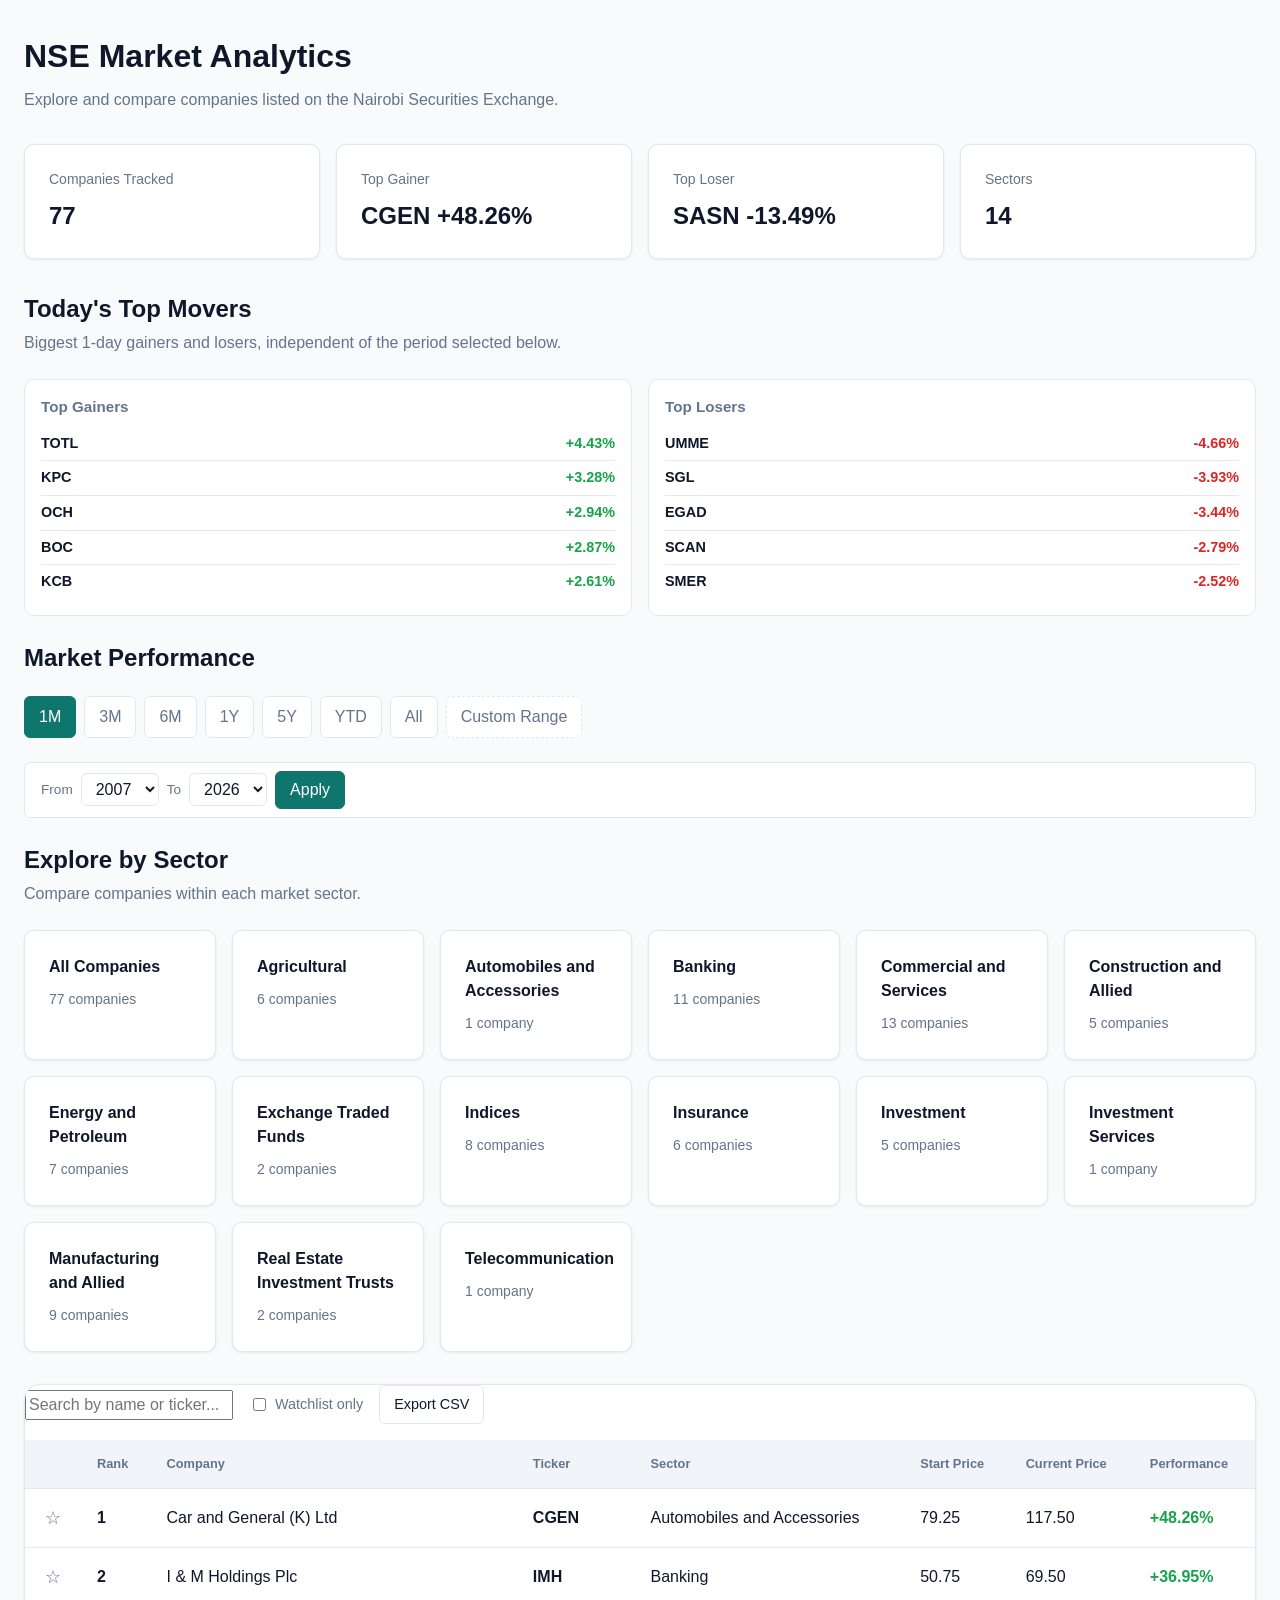
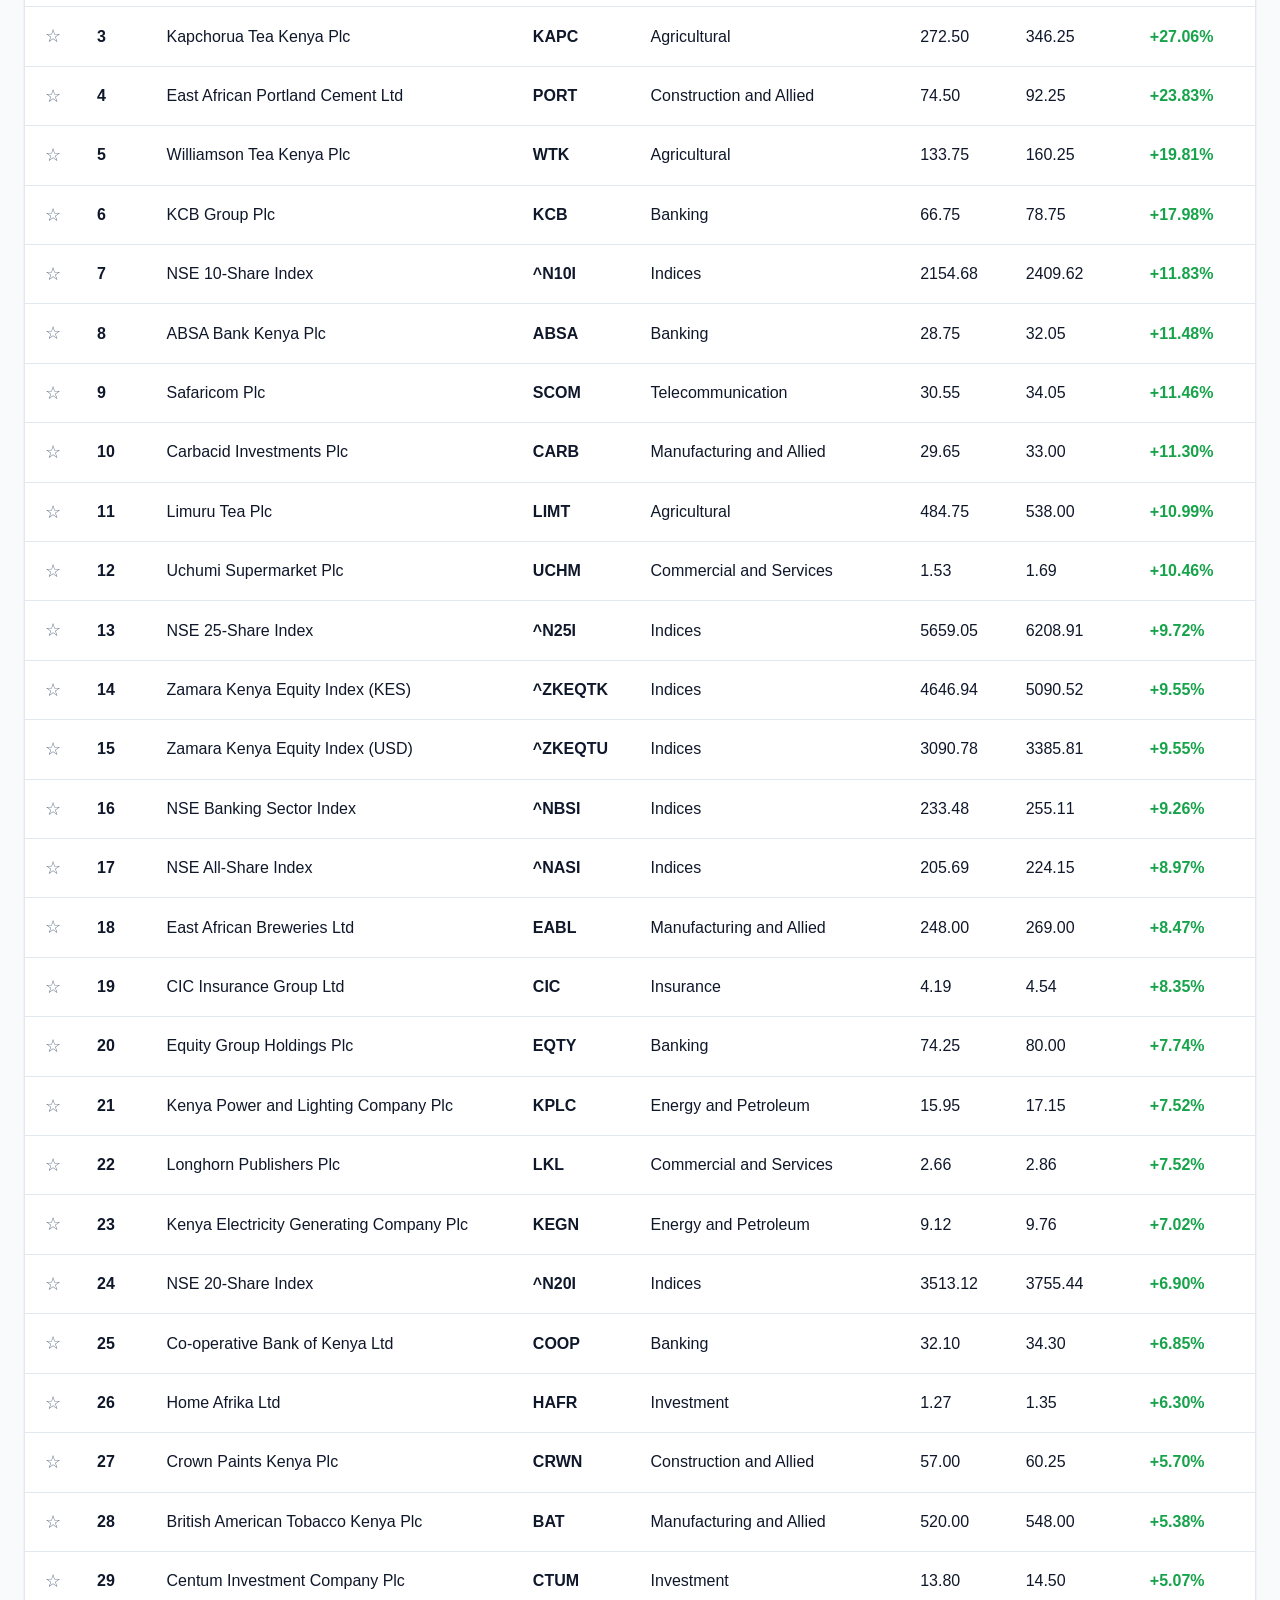
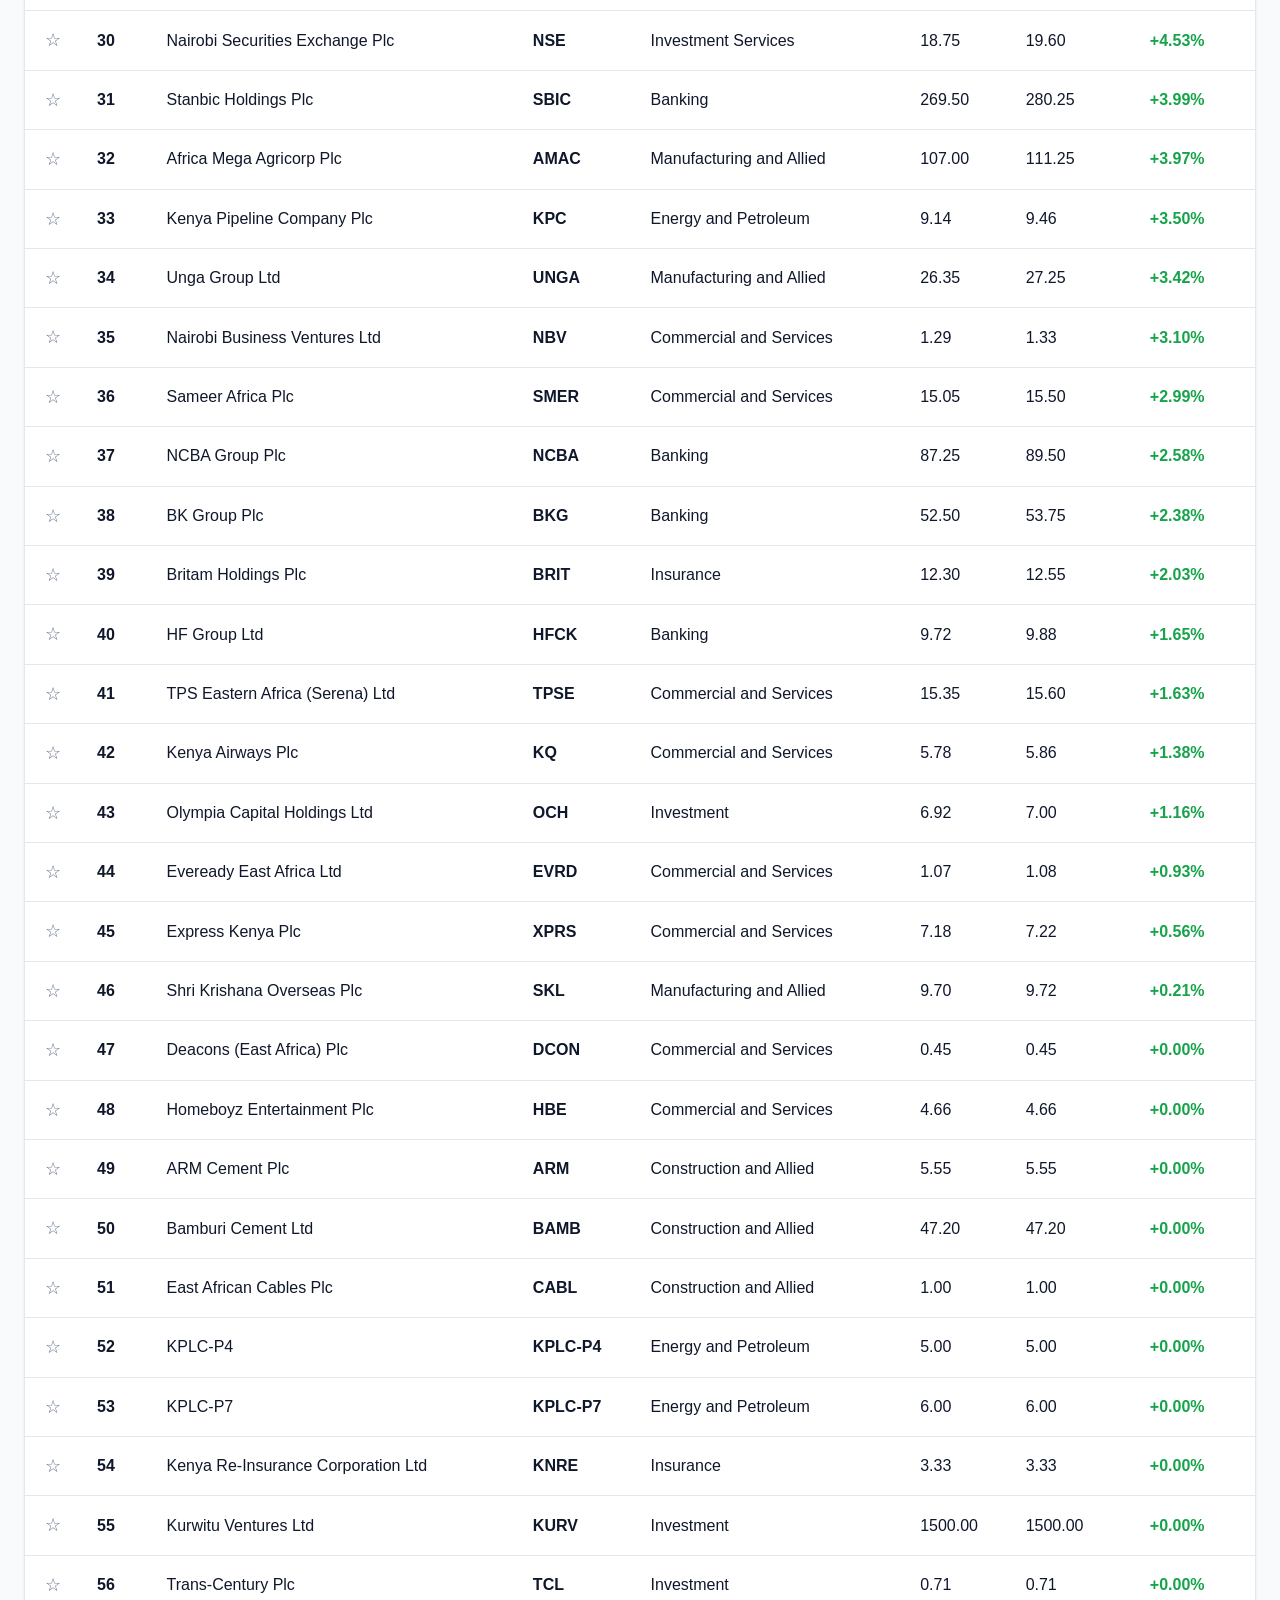
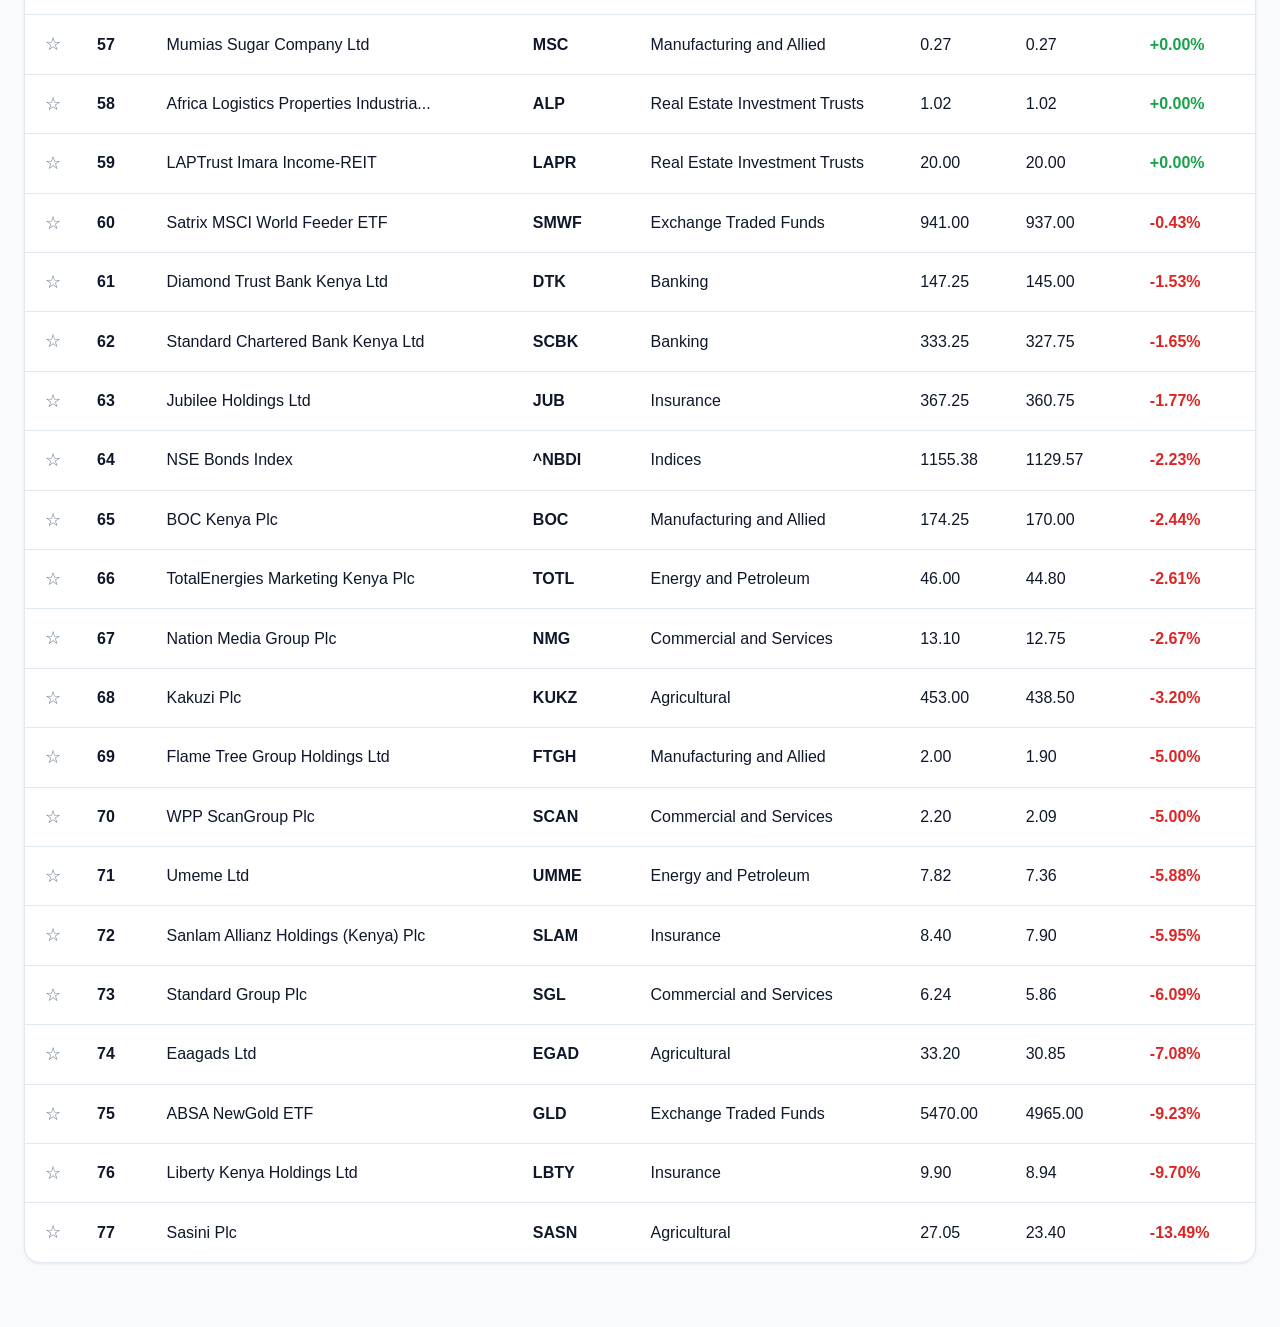
<file: index.html>
<!DOCTYPE html>

<html lang="en">
<head>
    <meta charset="UTF-8">
    <meta name="viewport"
         content="width=device-width, initial-scale=1.0">
    <title>NSE Market Analytics</title>

    <!-- ===== CSS ===== -->
    <link rel="stylesheet" href="css/variables.css" >
    <link rel="stylesheet" href="css/base.css" >
    <link rel="stylesheet" href="css/dashboard.css" >

    <!-- ===== PWA ===== -->
    <link rel="manifest" href="manifest.json">
    <meta name="theme-color" content="#0F766E">
    <link rel="apple-touch-icon" href="icons/apple-touch-icon.png">
    <link rel="icon" href="icons/icon-192.png" type="image/png">
</head>

  
<body>
    <main class="dashboard">

        <!-- ===== Header ===== -->
        <header class="dashboard-header">
            <div>
                <h1>
                    NSE Market Analytics
                </h1>
                <p>
                    Explore and compare companies
                    listed on the Nairobi Securities Exchange.
                </p>
            </div>
        </header>


        <!-- ===== Overview ===== -->

        <section class="overview-grid">


            <article class="overview-card">

                <span class="overview-card-label">
                    Companies Tracked
                </span>

                <strong
                    class="overview-card-value"
                    id="companyCount"
                >
                    --
                </strong>

            </article>


            <article class="overview-card">

                <span class="overview-card-label">
                    Top Gainer
                </span>

                <strong
                    class="overview-card-value"
                    id="topGainer"
                >
                    --
                </strong>

            </article>


            <article class="overview-card">

                <span class="overview-card-label">
                    Top Loser
                </span>

                <strong
                    class="overview-card-value"
                    id="topLoser"
                >
                    --
                </strong>

            </article>


            <article class="overview-card">

                <span class="overview-card-label">
                    Sectors
                </span>

                <strong
                    class="overview-card-value"
                    id="sectorCount"
                >
                    --
                </strong>

            </article>


        </section>


        <!-- ===== Today's Top Movers ===== -->

        <section class="top-movers-section">

            <div class="section-heading">

                <h2>
                    Today's Top Movers
                </h2>

                <p>
                    Biggest 1-day gainers and losers, independent of the period selected below.
                </p>

            </div>

            <div class="top-movers-grid">

                <div class="top-movers-card">

                    <h3>Top Gainers</h3>

                    <ol id="topMoversGainers">
                        <li>Loading...</li>
                    </ol>

                </div>

                <div class="top-movers-card">

                    <h3>Top Losers</h3>

                    <ol id="topMoversLosers">
                        <li>Loading...</li>
                    </ol>

                </div>

            </div>

        </section>


        <!-- ===== Performance ===== -->

        <section class="performance-section">


            <h2>
                Market Performance
            </h2>


            <!-- ===== Period Controls ===== -->

            <div class="performance-controls"
                 id="periodControls" >
              
                <button
                    class="period-button active"
                    data-period="1M"
                >
                    1M
                </button>

                <button
                    class="period-button"
                    data-period="3M"
                >
                    3M
                </button>

                <button
                    class="period-button"
                    data-period="6M"
                >
                    6M
                </button>

                <button
                    class="period-button"
                    data-period="1Y"
                >
                    1Y
                </button>

                <button
                    class="period-button"
                    data-period="5Y"
                >
                    5Y
                </button>

                <button
                    class="period-button"
                    data-period="YTD"
                >
                    YTD
                </button>

                <button
                    class="period-button"
                    data-period="ALL"
                >
                    All
                </button>

                <button
                    class="custom-range-toggle"
                    id="customRangeToggle"
                    type="button"
                >
                    Custom Range
                </button>

            </div>


            <!-- ===== Custom Year Range ===== -->

            <div
                class="custom-range-panel"
                id="customRangePanel"
                hidden
            >

                <label for="fromYearSelect">
                    From
                </label>

                <select id="fromYearSelect"></select>

                <label for="toYearSelect">
                    To
                </label>

                <select id="toYearSelect"></select>

                <button
                    class="apply-range-button"
                    id="applyRangeButton"
                    type="button"
                >
                    Apply
                </button>

            </div>


            <!-- ===== Sector Explorer ===== -->

<section class="sector-explorer">

    <div class="section-heading">

        <h2>
            Explore by Sector
        </h2>

        <p>
            Compare companies within each market sector.
        </p>

    </div>


    <div
        class="sector-grid"
        id="sectorGrid"
    >

        <!-- Generated by JavaScript -->

    </div>

</section>

            

            <!-- ===== Rankings ===== -->

            <div class="ranking-card">

                <div class="ranking-toolbar">

                    <input
                        type="text"
                        id="companySearch"
                        class="search-input"
                        placeholder="Search by name or ticker..."
                        autocomplete="off"
                    >

                    <label class="watchlist-filter">

                        <input
                            type="checkbox"
                            id="watchlistOnlyToggle"
                        >

                        Watchlist only

                    </label>

                    <button
                        type="button"
                        id="exportCsvButton"
                        class="export-csv-button"
                    >
                        Export CSV
                    </button>

                </div>

                <div class="table-wrapper">

                    <table class="ranking-table">


                        <thead>

                            <tr>

                                <th class="watch-column">
                                    <span class="sr-only">Watch</span>
                                </th>

                                <th>
                                    Rank
                                </th>

                                <th>
                                    Company
                                </th>

                                <th>
                                    Ticker
                                </th>

                                <th>
                                    Sector
                                </th>

                                <th>
                                    Start Price
                                </th>

                                <th>
                                    Current Price
                                </th>

                                <th>
                                    Performance
                                </th>

                            </tr>

                        </thead>


                        <tbody id="rankingTable">

                            <tr>

                                <td colspan="8">

                                    Loading market data...

                                </td>

                            </tr>

                        </tbody>


                    </table>

                </div>

            </div>


        </section>


    </main>


    <!-- ===== JavaScript ===== -->

    <script src="js/register-sw.js"></script>

    <script src="js/data-loader.js"></script>

    <script src="js/year-range.js"></script>

    <script src="js/watchlist.js"></script>

    <script src="js/csv-export.js"></script>

    <script src="js/performance.js"></script>

    <script src="js/app.js"></script>


</body>

</html>
</file>
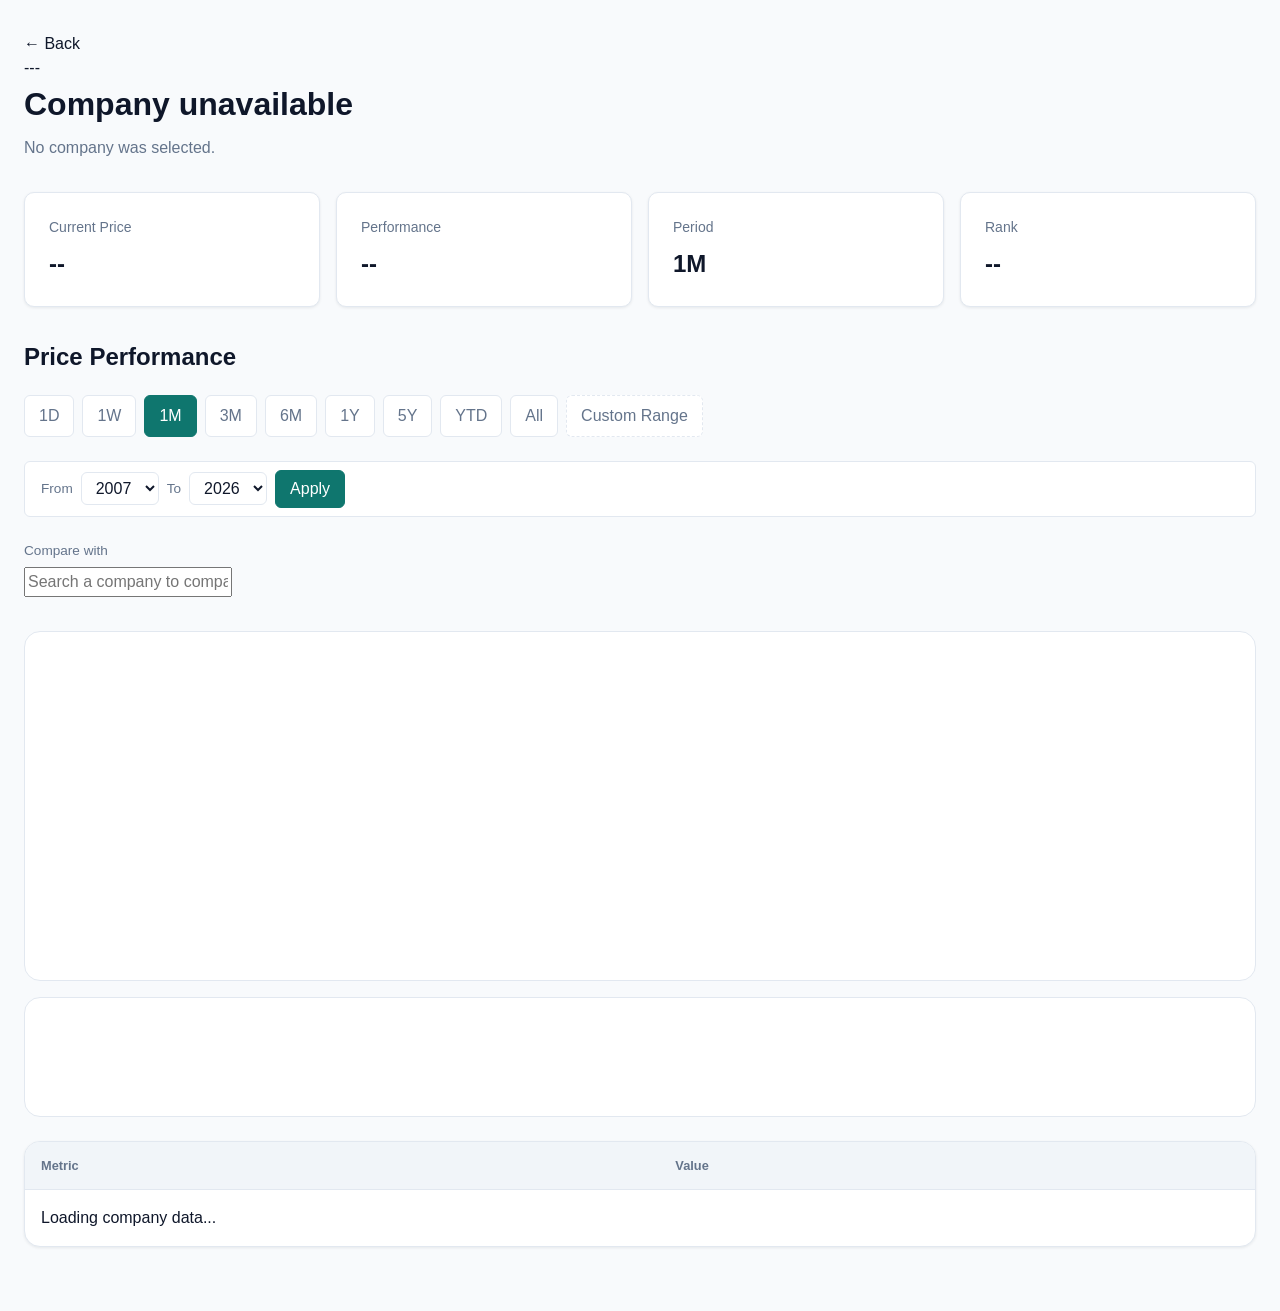
<file: company.html>
<!DOCTYPE html>
<html lang="en">

<head>

    <meta charset="UTF-8">

    <meta
        name="viewport"
        content="width=device-width, initial-scale=1.0"
    >

    <title>Company | NSE Market Analytics</title>


    <!-- ===== CSS ===== -->

    <link
        rel="stylesheet"
        href="css/variables.css"
    >

    <link
        rel="stylesheet"
        href="css/base.css"
    >

    <link
        rel="stylesheet"
        href="css/dashboard.css"
    >



    <!-- ===== PWA ===== -->

    <link rel="manifest" href="manifest.json">

    <meta name="theme-color" content="#0F766E">

    <link rel="apple-touch-icon" href="icons/apple-touch-icon.png">

    <link rel="icon" href="icons/icon-192.png" type="image/png">

</head>


<body>


    <main class="dashboard">


        <!-- ===== Back Navigation ===== -->

        <a
            href="javascript:history.back()"
            class="back-link"
        >

            ← Back

        </a>


        <!-- ===== Company Header ===== -->

        <header class="dashboard-header">

            <div>

                <span
                    class="company-ticker"
                    id="companyTicker"
                >
                    --
                </span>

                <span
                    id="companyWatchStar"
                    class="company-watch-star-slot"
                ></span>


                <h1 id="companyName">

                    Loading company...

                </h1>


                <p id="companySector">

                    Loading sector...

                </p>

            </div>

        </header>


        <!-- ===== Company Overview ===== -->

        <section class="overview-grid">


            <article class="overview-card">

                <span class="overview-card-label">

                    Current Price

                </span>


                <strong
                    class="overview-card-value"
                    id="currentPrice"
                >

                    --

                </strong>

            </article>


            <article class="overview-card">

                <span class="overview-card-label">

                    Performance

                </span>


                <strong
                    class="overview-card-value"
                    id="performance"
                >

                    --

                </strong>

            </article>


            <article class="overview-card">

                <span class="overview-card-label">

                    Period

                </span>


                <strong
                    class="overview-card-value"
                    id="currentPeriod"
                >

                    1M

                </strong>

            </article>


            <article class="overview-card">

                <span class="overview-card-label">

                    Rank

                </span>


                <strong
                    class="overview-card-value"
                    id="companyRank"
                >

                    --

                </strong>

            </article>


        </section>


        <!-- ===== Performance ===== -->

        <section class="performance-section">


            <h2>

                Price Performance

            </h2>


            <!-- ===== Period Controls ===== -->

            <div
                class="performance-controls"
                id="periodControls"
            >

                <button
                    class="period-button"
                    data-period="1D"
                >
                    1D
                </button>


                <button
                    class="period-button"
                    data-period="1W"
                >
                    1W
                </button>


                <button
                    class="period-button active"
                    data-period="1M"
                >
                    1M
                </button>


                <button
                    class="period-button"
                    data-period="3M"
                >
                    3M
                </button>


                <button
                    class="period-button"
                    data-period="6M"
                >
                    6M
                </button>


                <button
                    class="period-button"
                    data-period="1Y"
                >
                    1Y
                </button>


                <button
                    class="period-button"
                    data-period="5Y"
                >
                    5Y
                </button>

                <button
                    class="period-button"
                    data-period="YTD"
                >
                    YTD
                </button>

                <button
                    class="period-button"
                    data-period="ALL"
                >
                    All
                </button>

                <button
                    class="custom-range-toggle"
                    id="customRangeToggle"
                    type="button"
                >
                    Custom Range
                </button>

            </div>


            <!-- ===== Custom Year Range ===== -->

            <div
                class="custom-range-panel"
                id="customRangePanel"
                hidden
            >

                <label for="fromYearSelect">
                    From
                </label>

                <select id="fromYearSelect"></select>

                <label for="toYearSelect">
                    To
                </label>

                <select id="toYearSelect"></select>

                <button
                    class="apply-range-button"
                    id="applyRangeButton"
                    type="button"
                >
                    Apply
                </button>

            </div>

           <!-- ===== Compare Companies ===== -->

            <div class="compare-panel">

                <label for="compareSearch">
                    Compare with
                </label>

                <input
                    type="text"
                    id="compareSearch"
                    class="search-input"
                    placeholder="Search a company to compare..."
                    autocomplete="off"
                >

                <div
                    id="compareSuggestions"
                    class="compare-suggestions"
                    hidden
                ></div>

                <div
                    id="compareChips"
                    class="compare-chips"
                ></div>

            </div>


           <!-- ===== Price chart ===== -->
            <div class="company-chart">
                <canvas
                    id="priceChart"
                    aria-label= "Historical price chart"
               > </canvas>
            </div>


            <!-- ===== Volume chart ===== -->
            <div class="company-chart volume-chart">
                <canvas
                    id="volumeChart"
                    aria-label="Trading volume chart"
               > </canvas>
            </div>


            <!-- ===== Price Information ===== -->

            <div class="ranking-card">

                <div class="table-wrapper">

                    <table class="ranking-table">


                        <thead>

                            <tr>

                                <th>
                                    Metric
                                </th>

                                <th>
                                    Value
                                </th>

                            </tr>

                        </thead>


                        <tbody id="companyDetails">

                            <tr>

                                <td colspan="2">

                                    Loading company data...

                                </td>

                            </tr>

                        </tbody>


                    </table>

                </div>

            </div>


        </section>


    </main>


    <!-- ===== JavaScript ===== -->

    <script src="js/register-sw.js"></script>

    <script src="js/data-loader.js"></script>

    <script src="js/year-range.js"></script>

    <script src="js/watchlist.js"></script>

    <script src="js/performance.js"></script>

    <script src="js/company.js"></script>


</body>

</html>
</file>
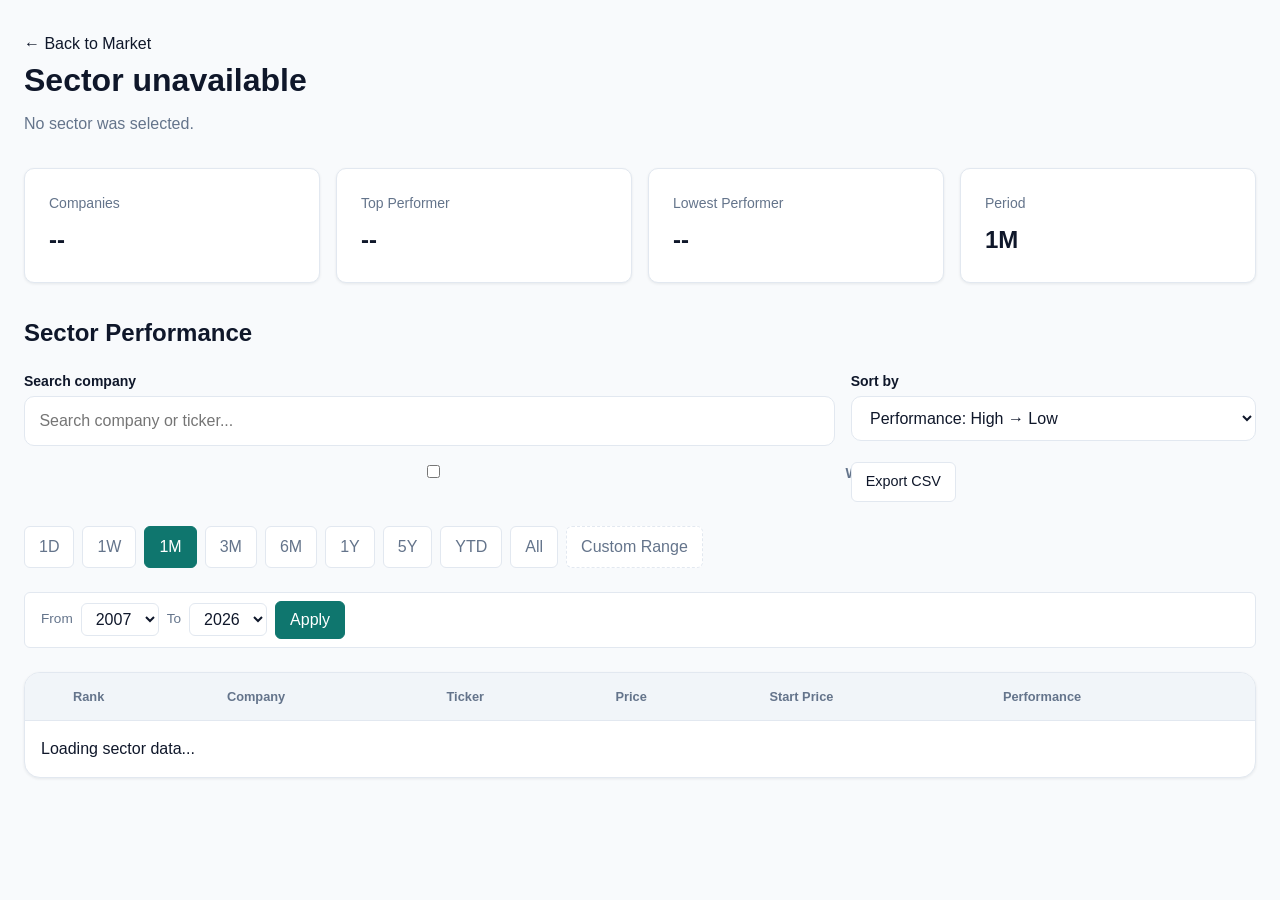
<file: sector.html>
<!DOCTYPE html>
<html lang="en">

<head>

    <meta charset="UTF-8">

    <meta
        name="viewport"
        content="width=device-width, initial-scale=1.0"
    >

    <title>Sector | NSE Market Analytics</title>


    <!-- ===== CSS ===== -->

    <link
        rel="stylesheet"
        href="css/variables.css"
    >

    <link
        rel="stylesheet"
        href="css/base.css"
    >

    <link
        rel="stylesheet"
        href="css/dashboard.css"
    >



    <!-- ===== PWA ===== -->

    <link rel="manifest" href="manifest.json">

    <meta name="theme-color" content="#0F766E">

    <link rel="apple-touch-icon" href="icons/apple-touch-icon.png">

    <link rel="icon" href="icons/icon-192.png" type="image/png">

</head>


<body>


    <main class="dashboard">


        <!-- ===== Back Navigation ===== -->

        <a
            href="index.html"
            class="back-link"
        >

            ← Back to Market

        </a>


        <!-- ===== Sector Header ===== -->

        <header class="dashboard-header">

            <div>

                <h1 id="sectorName">
                    Loading sector...
                </h1>

                <p id="sectorDescription">
                    Loading sector information...
                </p>

            </div>

        </header>


        <!-- ===== Sector Overview ===== -->

        <section class="overview-grid">


            <article class="overview-card">

                <span class="overview-card-label">
                    Companies
                </span>

                <strong
                    class="overview-card-value"
                    id="companyCount"
                >
                    --
                </strong>

            </article>


            <article class="overview-card">

                <span class="overview-card-label">
                    Top Performer
                </span>

                <strong
                    class="overview-card-value"
                    id="topGainer"
                >
                    --
                </strong>

            </article>


            <article class="overview-card">

                <span class="overview-card-label">
                    Lowest Performer
                </span>

                <strong
                    class="overview-card-value"
                    id="topLoser"
                >
                    --
                </strong>

            </article>


            <article class="overview-card">

                <span class="overview-card-label">
                    Period
                </span>

                <strong
                    class="overview-card-value"
                    id="currentPeriod"
                >
                    1M
                </strong>

            </article>


        </section>


        <!-- ===== Performance ===== -->

        <section class="performance-section">


            <h2>
                Sector Performance
            </h2>
            
            <!-- ===== Market Controls ===== -->

<div class="market-controls">

    <!-- Search -->

    <div class="search-control">

        <label for="companySearch">
            Search company
        </label>

        <input
            type="search"
            id="companySearch"
            placeholder="Search company or ticker..."
            autocomplete="off"
        >

    </div>


    <!-- Sort -->

    <div class="sort-control">

        <label for="sortSelect">
            Sort by
        </label>

        <select id="sortSelect">

            <option value="performance-desc">
                Performance: High → Low
            </option>

            <option value="performance-asc">
                Performance: Low → High
            </option>

            <option value="name-asc">
                Company: A → Z
            </option>

            <option value="name-desc">
                Company: Z → A
            </option>

            <option value="price-desc">
                Price: High → Low
            </option>

            <option value="price-asc">
                Price: Low → High
            </option>

        </select>

    </div>

    <!-- Watchlist Filter -->

    <div class="sort-control">

        <label class="watchlist-filter">

            <input
                type="checkbox"
                id="watchlistOnlyToggle"
            >

            Watchlist only

        </label>

    </div>

    <!-- CSV Export -->

    <div class="sort-control">

        <button
            type="button"
            id="exportCsvButton"
            class="export-csv-button"
        >
            Export CSV
        </button>

    </div>

</div>


            <!-- ===== Period Controls ===== -->

            <div
                class="performance-controls"
                id="periodControls"
            >

                <button
                    class="period-button"
                    data-period="1D"
                >
                    1D
                </button>


                <button
                    class="period-button"
                    data-period="1W"
                >
                    1W
                </button>


                <button
                    class="period-button active"
                    data-period="1M"
                >
                    1M
                </button>


                <button
                    class="period-button"
                    data-period="3M"
                >
                    3M
                </button>


                <button
                    class="period-button"
                    data-period="6M"
                >
                    6M
                </button>


                <button
                    class="period-button"
                    data-period="1Y"
                >
                    1Y
                </button>


                <button
                    class="period-button"
                    data-period="5Y"
                >
                    5Y
                </button>

                <button
                    class="period-button"
                    data-period="YTD"
                >
                    YTD
                </button>

                <button
                    class="period-button"
                    data-period="ALL"
                >
                    All
                </button>

                <button
                    class="custom-range-toggle"
                    id="customRangeToggle"
                    type="button"
                >
                    Custom Range
                </button>

            </div>


            <!-- ===== Custom Year Range ===== -->

            <div
                class="custom-range-panel"
                id="customRangePanel"
                hidden
            >

                <label for="fromYearSelect">
                    From
                </label>

                <select id="fromYearSelect"></select>

                <label for="toYearSelect">
                    To
                </label>

                <select id="toYearSelect"></select>

                <button
                    class="apply-range-button"
                    id="applyRangeButton"
                    type="button"
                >
                    Apply
                </button>

            </div>


            <!-- ===== Ranking Table ===== -->

            <div class="ranking-card">

                <div class="table-wrapper">

                    <table class="ranking-table">


                        <thead>

                            <tr>

                                <th class="watch-column">
                                    <span class="sr-only">Watch</span>
                                </th>

                                <th>
                                    Rank
                                </th>

                                <th>
                                    Company
                                </th>

                                <th>
                                    Ticker
                                </th>

                                <th>
                                    Price
                                </th>

                                <th>
                                    Start Price
                                </th>

                                <th>
                                    Performance
                                </th>

                            </tr>

                        </thead>


                        <tbody id="rankingTable">

                            <tr>

                                <td colspan="7">

                                    Loading sector data...

                                </td>

                            </tr>

                        </tbody>


                    </table>

                </div>

            </div>


        </section>


    </main>


    <!-- ===== JavaScript ===== -->

    <script src="js/register-sw.js"></script>

    <script src="js/data-loader.js"></script>

    <script src="js/year-range.js"></script>

    <script src="js/watchlist.js"></script>

    <script src="js/csv-export.js"></script>

    <script src="js/performance.js"></script>

    <script src="js/sector.js"></script>


</body>

</html>
</file>
<file: css/variables.css>
:root {

    /* ===== Brand ===== */

    --primary: #0F766E;
    --primary-light: #14B8A6;

    /* ===== Background ===== */

    --background: #F8FAFC;
    --surface: #FFFFFF;

    /* ===== Text ===== */

    --text-primary: #0F172A;
    --text-secondary: #64748B;
    --text-muted: #94A3B8;

    /* ===== Borders ===== */

    --border: #E2E8F0;

    /* ===== Performance ===== */

    --positive: #16A34A;
    --negative: #DC2626;

    /* ===== Spacing ===== */

    --space-xs: 4px;
    --space-sm: 8px;
    --space-md: 16px;
    --space-lg: 24px;
    --space-xl: 32px;

    /* ===== Radius ===== */

    --radius-sm: 6px;
    --radius-md: 10px;
    --radius-lg: 16px;

    /* ===== Shadows ===== */

    --shadow-sm:
        0 1px 3px rgba(15, 23, 42, 0.08);

    --shadow-md:
        0 4px 12px rgba(15, 23, 42, 0.08);

}
</file>
<file: css/base.css>
/* ========================================
   NSE Market Analytics
   Global Base Styles
======================================== */


/* ===== Box Sizing ===== */

* {
    box-sizing: border-box;
}


/* ===== Document ===== */

html {
    scroll-behavior: smooth;
}


body {

    margin: 0;

    min-height: 100vh;

    background: var(--background);

    color: var(--text-primary);

    font-family:
        Inter,
        -apple-system,
        BlinkMacSystemFont,
        "Segoe UI",
        sans-serif;

    line-height: 1.5;

}


/* ===== Images ===== */

img {

    max-width: 100%;

    display: block;

}


/* ===== Headings ===== */

h1,
h2,
h3,
h4 {

    margin-top: 0;

    color: var(--text-primary);

}


/* ===== Paragraphs ===== */

p {

    color: var(--text-secondary);

}


/* ===== Links ===== */

a {

    color: inherit;

    text-decoration: none;

}


/* ===== Buttons ===== */

button,
select,
input {

    font: inherit;

}


/* ===== Buttons ===== */

button {

    cursor: pointer;

}


/* ===== Tables ===== */

table {

    width: 100%;

    border-collapse: collapse;

}


/* ===== Utility ===== */

.hidden {

    display: none !important;

}
</file>
<file: css/dashboard.css>
/* ========================================
   NSE Market Analytics
   Dashboard Styles
======================================== */


/* ===== Dashboard Container ===== */

.dashboard {

    width: min(1400px, 100%);

    margin: 0 auto;

    padding:
        var(--space-xl)
        var(--space-lg);

}


/* ===== Header ===== */

.dashboard-header {

    display: flex;

    justify-content: space-between;

    align-items: flex-start;

    gap: var(--space-lg);

    margin-bottom: var(--space-xl);

}


.dashboard-header h1 {

    margin-bottom: var(--space-sm);

    font-size: 2rem;

}


.dashboard-header p {

    margin: 0;

}


/* ===== Overview Cards ===== */

.overview-grid {

    display: grid;

    grid-template-columns:
        repeat(4, minmax(0, 1fr));

    gap: var(--space-md);

    margin-bottom: var(--space-xl);

}


.overview-card {

    background: var(--surface);

    border: 1px solid var(--border);

    border-radius: var(--radius-md);

    padding: var(--space-lg);

    box-shadow: var(--shadow-sm);

}


.overview-card-label {

    display: block;

    margin-bottom: var(--space-sm);

    color: var(--text-secondary);

    font-size: 0.875rem;

}


.overview-card-value {

    display: block;

    color: var(--text-primary);

    font-size: 1.5rem;

    font-weight: 700;

}


/* ===== Performance Section ===== */

.performance-section {

    margin-bottom: var(--space-xl);

}


.performance-controls {

    display: flex;

    flex-wrap: wrap;

    gap: var(--space-sm);

    margin-bottom: var(--space-lg);

}


/* ===== Period Buttons ===== */

.period-button {

    border: 1px solid var(--border);

    background: var(--surface);

    color: var(--text-secondary);

    border-radius: var(--radius-sm);

    padding:
        8px
        14px;

    transition:
        background 0.2s ease,
        color 0.2s ease,
        border-color 0.2s ease;

}


.period-button:hover {

    border-color: var(--primary);

    color: var(--primary);

}


.period-button.active {

    background: var(--primary);

    border-color: var(--primary);

    color: white;

}


/* ===== Custom Year Range Picker ===== */

.custom-range-toggle {

    border: 1px dashed var(--border);

    background: var(--surface);

    color: var(--text-secondary);

    border-radius: var(--radius-sm);

    padding: 8px 14px;

    cursor: pointer;

    transition:
        background 0.2s ease,
        color 0.2s ease,
        border-color 0.2s ease;

}


.custom-range-toggle:hover,
.custom-range-toggle.active {

    border-color: var(--primary);

    color: var(--primary);

}


.custom-range-panel {

    display: flex;

    flex-wrap: wrap;

    align-items: center;

    gap: var(--space-sm);

    margin-bottom: var(--space-lg);

    padding: var(--space-sm) var(--space-md);

    border: 1px solid var(--border);

    border-radius: var(--radius-sm);

    background: var(--surface);

}


.custom-range-panel label {

    font-size: 0.85rem;

    color: var(--text-secondary);

}


.custom-range-panel select {

    border: 1px solid var(--border);

    border-radius: var(--radius-sm);

    padding: 6px 10px;

    background: var(--surface);

    color: var(--text-primary);

}


.apply-range-button {

    border: 1px solid var(--primary);

    background: var(--primary);

    color: white;

    border-radius: var(--radius-sm);

    padding: 6px 14px;

    cursor: pointer;

}


.apply-range-button:hover {

    opacity: 0.9;

}


/* ===== Filters ===== */

.ranking-toolbar {

    display: flex;

    flex-wrap: wrap;

    align-items: center;

    gap: var(--space-md);

    margin-bottom: var(--space-md);

}


.market-filters {

    display: flex;

    flex-wrap: wrap;

    gap: var(--space-md);

    margin-bottom: var(--space-lg);

}


/* ===== Watchlist ===== */

.watch-column {

    width: 32px;

    text-align: center;

}


.watch-star {

    border: none;

    background: none;

    cursor: pointer;

    font-size: 1.15rem;

    line-height: 1;

    padding: 4px;

    color: var(--text-secondary);

    transition: color 0.15s ease, transform 0.15s ease;

}


.watch-star:hover {

    transform: scale(1.15);

}


.watch-star.watched {

    color: #f5b301;

}


.watchlist-filter {

    display: flex;

    align-items: center;

    gap: 6px;

    font-size: 0.9rem;

    color: var(--text-secondary);

    cursor: pointer;

    white-space: nowrap;

}


.watchlist-filter input {

    cursor: pointer;

}


.sr-only {

    position: absolute;

    width: 1px;

    height: 1px;

    padding: 0;

    margin: -1px;

    overflow: hidden;

    clip: rect(0, 0, 0, 0);

    white-space: nowrap;

    border: 0;

}


.company-watch-star-slot {

    display: inline-block;

    margin-left: 8px;

}


.company-watch-star-slot .watch-star {

    font-size: 1.4rem;

}


.export-csv-button {

    border: 1px solid var(--border);

    background: var(--surface);

    color: var(--text-primary);

    border-radius: var(--radius-sm);

    padding: 8px 14px;

    cursor: pointer;

    font-size: 0.9rem;

    white-space: nowrap;

    transition: border-color 0.15s ease, color 0.15s ease;

}


.export-csv-button:hover {

    border-color: var(--primary);

    color: var(--primary);

}


/* ===== Top Movers ===== */

.top-movers-section {

    margin-bottom: var(--space-lg);

}


.top-movers-grid {

    display: grid;

    grid-template-columns: 1fr 1fr;

    gap: var(--space-md);

}


@media (max-width: 640px) {

    .top-movers-grid {

        grid-template-columns: 1fr;

    }

}


.top-movers-card {

    border: 1px solid var(--border);

    border-radius: var(--radius-md, 8px);

    padding: var(--space-md);

    background: var(--surface);

}


.top-movers-card h3 {

    margin: 0 0 var(--space-sm) 0;

    font-size: 0.95rem;

    color: var(--text-secondary);

}


.top-movers-card ol {

    list-style: none;

    margin: 0;

    padding: 0;

}


.top-movers-card li {

    display: flex;

    justify-content: space-between;

    align-items: center;

    padding: 6px 0;

    border-bottom: 1px solid var(--border);

    font-size: 0.9rem;

}


.top-movers-card li:last-child {

    border-bottom: none;

}


.top-movers-card li a {

    color: var(--text-primary);

    text-decoration: none;

    font-weight: 600;

}


.top-movers-card li a:hover {

    text-decoration: underline;

}


.filter-group {

    display: flex;

    flex-direction: column;

    gap: var(--space-xs);

}


.filter-group label {

    color: var(--text-secondary);

    font-size: 0.875rem;

}


.filter-group select {

    min-width: 180px;

    padding:
        10px
        12px;

    border:
        1px solid
        var(--border);

    border-radius:
        var(--radius-sm);

    background:
        var(--surface);

    color:
        var(--text-primary);

}


/* ===== Rankings Card ===== */

.ranking-card {

    overflow: hidden;

    background: var(--surface);

    border:
        1px solid
        var(--border);

    border-radius:
        var(--radius-lg);

    box-shadow:
        var(--shadow-sm);

}


/* ===== Table Wrapper ===== */

.table-wrapper {

    width: 100%;

    overflow-x: auto;

}


/* ===== Ranking Table ===== */

.ranking-table {

    min-width: 850px;

}


.ranking-table th {

    padding:
        14px
        16px;

    background:
        #F1F5F9;

    color:
        var(--text-secondary);

    font-size:
        0.8rem;

    font-weight:
        600;

    text-align:
        left;

    white-space:
        nowrap;

}


.ranking-table td {

    padding:
        16px;

    border-top:
        1px solid
        var(--border);

    white-space:
        nowrap;

}


.ranking-table tbody tr {

    transition:
        background 0.2s ease;

}


.ranking-table tbody tr:hover {

    background:
        #F8FAFC;

}


/* ===== Rank ===== */

.rank-number {

    font-weight: 700;

}


/* ===== Ticker ===== */

.ticker {

    font-weight: 700;

}


/* ===== Performance ===== */

.performance-positive {

    color:
        var(--positive);

    font-weight:
        700;

}


.performance-negative {

    color:
        var(--negative);

    font-weight:
        700;

}

/* ========================================
   Sector Explorer
======================================== */

.sector-explorer {

    margin-bottom:
        var(--space-xl);

}


.section-heading {

    margin-bottom:
        var(--space-lg);

}


.section-heading h2 {

    margin-bottom:
        var(--space-xs);

}


.section-heading p {

    margin:
        0;

}


/* ===== Sector Grid ===== */

.sector-grid {

    display:
        grid;

    grid-template-columns:
        repeat(
            auto-fit,
            minmax(180px, 1fr)
        );

    gap:
        var(--space-md);

}


/* ===== Sector Card ===== */

.sector-card {

    width: 100%;

    padding:
        var(--space-lg);

    border:
        1px solid
        var(--border);

    border-radius:
        var(--radius-md);

    background:
        var(--surface);

    color:
        var(--text-primary);

    text-align:
        left;

    box-shadow:
        var(--shadow-sm);

    cursor:
        pointer;

    transition:
        transform 0.2s ease,
        border-color 0.2s ease,
        box-shadow 0.2s ease;

}


.sector-card:hover {

    transform:
        translateY(-2px);

    border-color:
        var(--primary);

    box-shadow:
        var(--shadow-md);

}


.sector-card.active {

    border-color:
        var(--primary);

    box-shadow:
        0 0 0 2px
        rgba(15, 118, 110, 0.12);

}


/* ===== Sector Name ===== */

.sector-card-name {

    display:
        block;

    margin-bottom:
        var(--space-sm);

    font-weight:
        700;

}


/* ===== Company Count ===== */

.sector-card-count {

    color:
        var(--text-secondary);

    font-size:
        0.875rem;

}

/* ========================================
   Company Price Chart
======================================== */

.company-chart {

    width: 100%;

    height: 350px;

    margin-top: var(--space-lg);

    margin-bottom: var(--space-lg);

    padding: var(--space-md);

    border:
        1px solid
        var(--border);

    border-radius:
        var(--radius-lg);

    background:
        var(--surface);

    position: relative;

    box-sizing: border-box;

}


.company-chart canvas {

    display: block;

    width: 100% !important;

    height: 100% !important;

}


.volume-chart {

    height: 120px;

    margin-top: -8px;

}


/* ===== Compare Companies ===== */

.compare-panel {

    margin-top: var(--space-lg);

    position: relative;

}


.compare-panel label {

    display: block;

    font-size: 0.85rem;

    color: var(--text-secondary);

    margin-bottom: 6px;

}


.compare-suggestions {

    position: absolute;

    z-index: 5;

    top: 100%;

    left: 0;

    right: 0;

    background: var(--surface);

    border: 1px solid var(--border);

    border-radius: var(--radius-sm);

    margin-top: 4px;

    max-height: 220px;

    overflow-y: auto;

    box-shadow: 0 4px 12px rgba(0, 0, 0, 0.08);

}


.compare-suggestion-item {

    display: block;

    width: 100%;

    text-align: left;

    padding: 8px 12px;

    border: none;

    background: none;

    cursor: pointer;

    font-size: 0.9rem;

    color: var(--text-primary);

}


.compare-suggestion-item:hover {

    background: var(--background);

}


.compare-suggestion-empty {

    padding: 8px 12px;

    font-size: 0.85rem;

    color: var(--text-secondary);

}


.compare-chips {

    display: flex;

    flex-wrap: wrap;

    gap: 8px;

    margin-top: 10px;

}


.compare-chip {

    display: inline-flex;

    align-items: center;

    gap: 6px;

    border: 2px solid var(--border);

    border-radius: 999px;

    padding: 4px 6px 4px 12px;

    font-size: 0.85rem;

    background: var(--surface);

}


.compare-chip button {

    border: none;

    background: none;

    cursor: pointer;

    font-size: 1rem;

    line-height: 1;

    color: var(--text-secondary);

    padding: 2px 6px;

}


.compare-chip button:hover {

    color: var(--text-primary);

}


@media (max-width: 700px) {

    .company-chart {

        height: 260px;

        padding: var(--space-sm);

    }

}

/* ========================================
   Market Controls
======================================== */

.market-controls {

    display: grid;

    grid-template-columns:
        minmax(220px, 2fr)
        minmax(200px, 1fr);

    gap: var(--space-md);

    margin-bottom: var(--space-lg);

}


.market-controls label {

    display: block;

    margin-bottom: var(--space-xs);

    font-size: 0.875rem;

    font-weight: 600;

}


.market-controls input,
.market-controls select {

    width: 100%;

    padding:
        0.75rem 0.9rem;

    border:
        1px solid
        var(--border);

    border-radius:
        var(--radius-md);

    background:
        var(--surface);

    color:
        var(--text-primary);

    font: inherit;

}


.market-controls input:focus,
.market-controls select:focus {

    outline: none;

    border-color:
        var(--primary);

}


@media (max-width: 700px) {

    .market-controls {

        grid-template-columns:
            1fr;

    }

}

/* ===== Responsive ===== */

@media (max-width: 900px) {

    .overview-grid {

        grid-template-columns:
            repeat(2, minmax(0, 1fr));

    }


    .dashboard-header {

        flex-direction: column;

    }

}


@media (max-width: 600px) {

    .dashboard {

        padding:
            var(--space-lg)
            var(--space-md);

    }


    .overview-grid {

        grid-template-columns:
            1fr;

    }


    .dashboard-header h1 {

        font-size:
            1.6rem;

    }


    .performance-controls {

        gap:
            6px;

    }


    .period-button {

        padding:
            7px
            10px;

        font-size:
            0.875rem;

    }
    
    /* ========================================
   Company Links
======================================== */

.company-link {

    color: var(--primary);

    font-weight: 600;

    text-decoration: none;

}


.company-link:hover {

    text-decoration: underline;

}

  /* ===== Back Navigation ===== */

.back-link {

    display: inline-block;

    margin-bottom: var(--space-lg);

    color: var(--primary);

    font-weight: 600;

}


.back-link:hover {

    text-decoration: underline;

}

}
</file>
